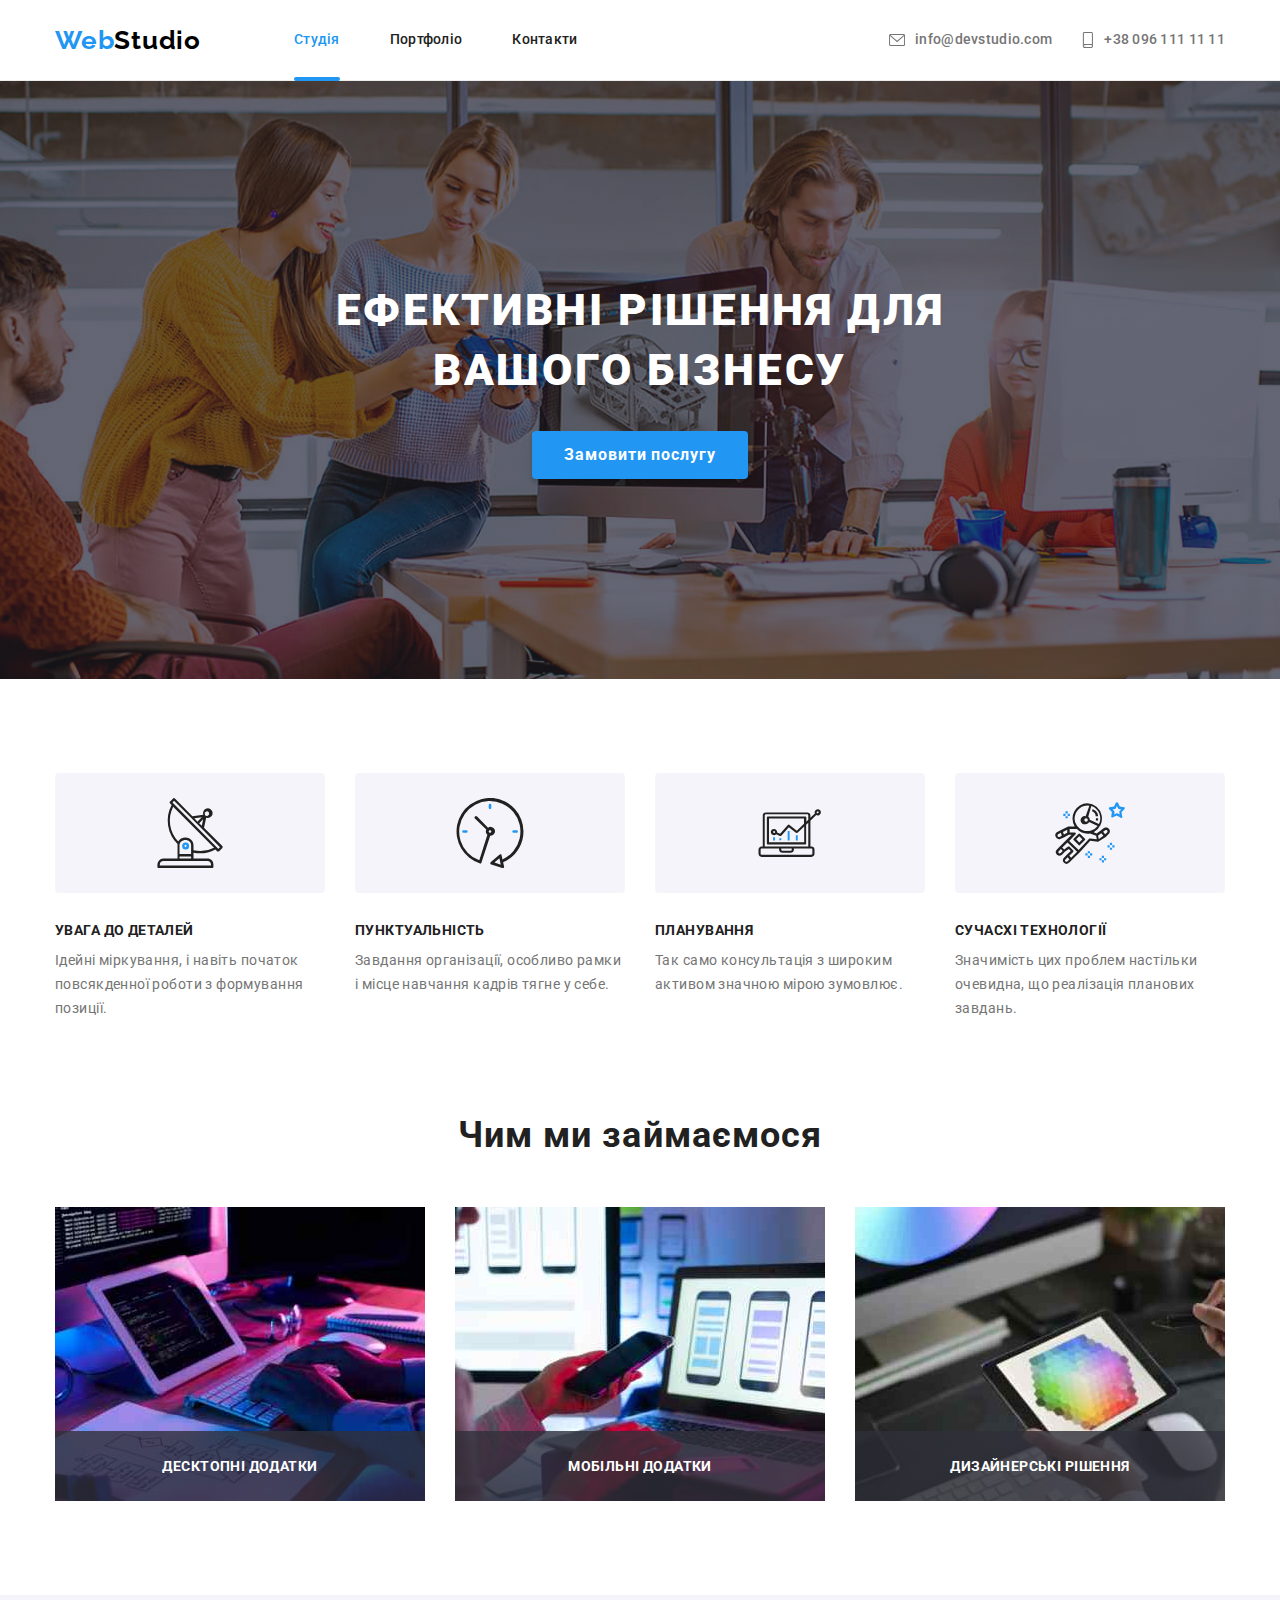
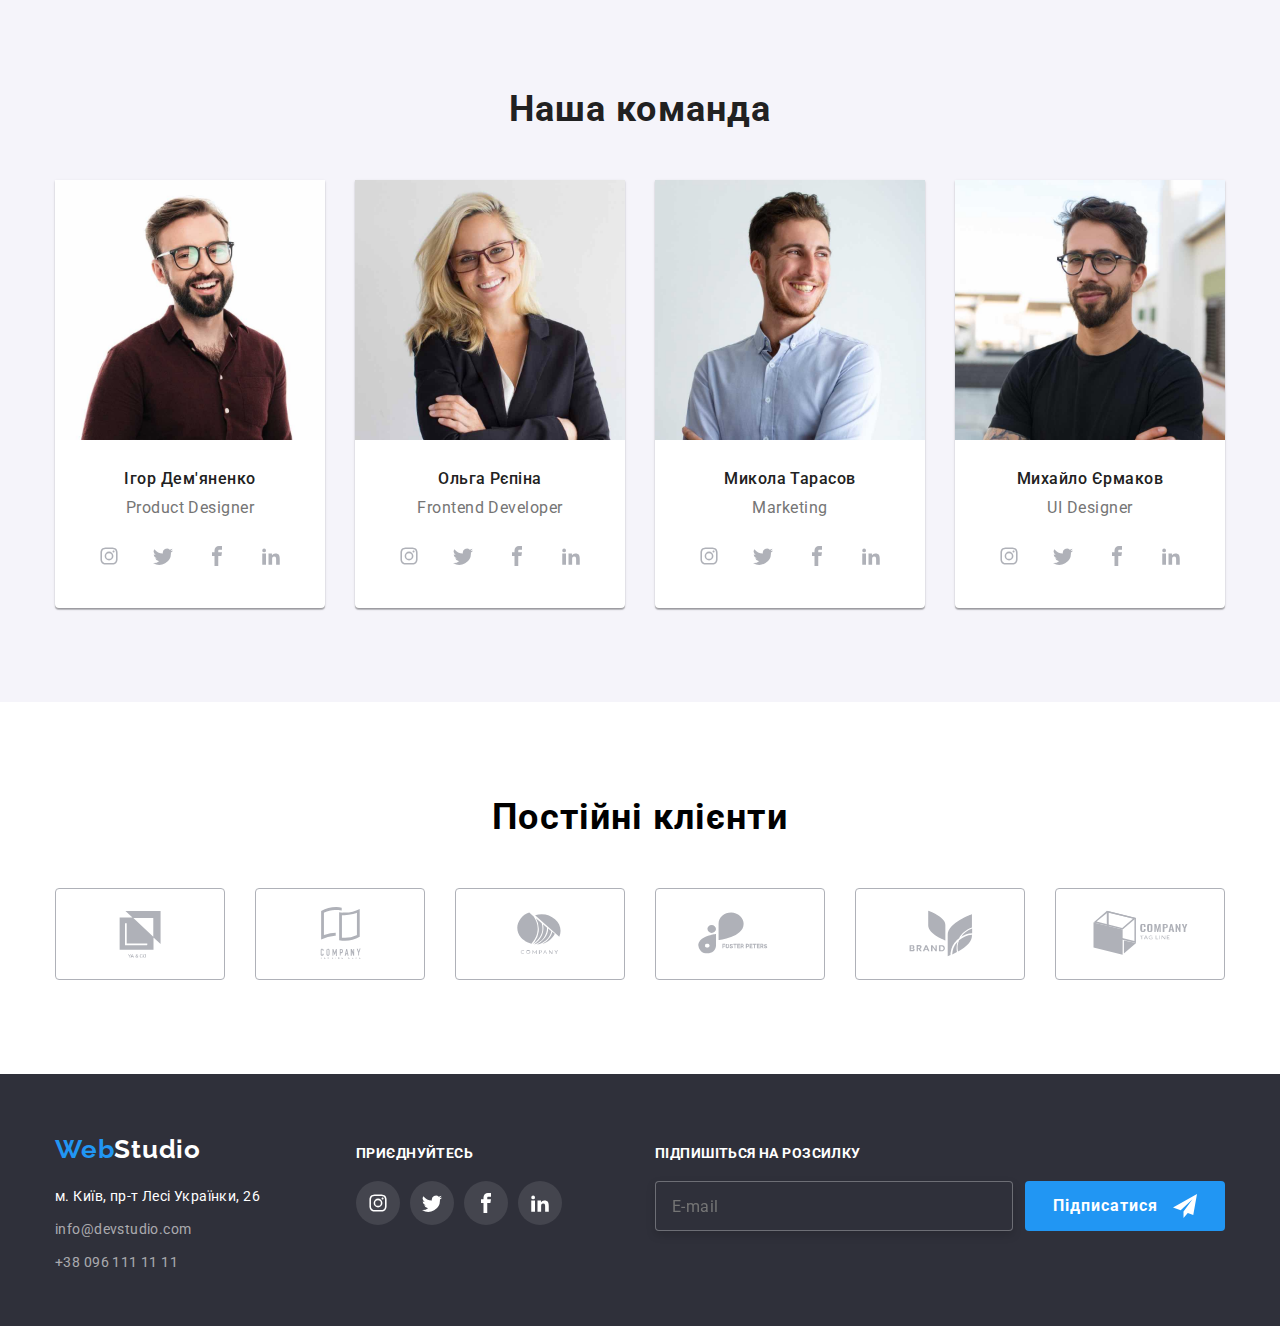
<file: index.html>
<!DOCTYPE html>
<html lang="uk">
  <head>
    <meta charset="UTF-8">
    <meta http-equiv="X-UA-Compatible" content="IE=edge">
    <meta name="viewport" content="width=device-width, initial-scale=1.0">
    <link rel="preconnect" href="https://fonts.googleapis.com">
    <link rel="preconnect" href="https://fonts.gstatic.com" crossorigin>
    <link href="https://fonts.googleapis.com/css2?family=Raleway:wght@700&family=Roboto:wght@400;500;700;900&display=swap"
      rel="stylesheet">
    <link rel="stylesheet" href="https://cdnjs.cloudflare.com/ajax/libs/modern-normalize/1.1.0/modern-normalize.css">
    <link rel="stylesheet" href="./css/styles.css">
    <title>HomeWork1</title>
  </head>
  <body>
    <header class="header">
      <!-- logo -->
      <div class="container header-container">
        <nav class="navigation header-navigation">
          <a href="./index.html" class="navigation-logo-link"><span class="header-span">Web</span>Studio</a>
          <ul class="navigation-list">
            <li class="navigation-item">
              <a href="./index.html" class="navigation-link current ">Студія</a>
            </li>
            <li class="navigation-item">
              <a href="./potfolio.html" class="navigation-link">Портфоліо</a>
            </li>
            <li class="navigation-item">
              <a href="" class="navigation-link">Контакти</a>
            </li>
          </ul>

        </nav>
          
          <!-- contacts -->
          <ul class="contacts-list">
            <li class="contacts-social-item">
              <a class="contacts-social-link "  href="mailto:info@devstudio.com" >
                <svg class="contacts-social-icon-envelop contacts-social-link">
                  <use href="./img/icons/symbol-defs.svg#icon-envelope  "></use>
                </svg>
                info@devstudio.com
              </a>
            </li>
            <li class="contacts-social-item">
              <a class="contacts-social-link" href="tel:+380961111111">
                <svg class="contacts-social-icon-smartphone contacts-social-link">
                  <use href="./img/icons/symbol-defs.svg#icon-smartphone"></use>
                </svg>
                +38 096 111 11 11
              </a>
            </li>
          </ul>
      </div>

    </header>

    <!-- main -->
    
      <main>
          <section class="services services-img">
            <div class="container">
              <h1 class="services-title">Ефективні рішення для вашого бізнесу</h1>
              <button class="services-button" data-modal-open type="button" >Замовити послугу</button>
            </div>
          </section>
        
        <!-- features -->

        <section class="features">
          <div class="container">
            <h2 class="visually-hidden">Ідейні</h2>
            <ul class="features-list">
            <li class="features-item">
              <div class="features-container">
                <svg class="features-social-item features-social-icon">
                  <use href="./img/icons/symbol-defs.svg#icon-Group"></use>
                </svg>
              </div>
              <h3 class="features-title">Увага до деталей</h3>
              <p class="features-text">
                Ідейні міркування, і навіть початок повсякденної роботи з
                формування позиції.
              </p>
            </li>
            <li class="features-item">
              <div class="features-container">
                <svg class="features-social-item features-social-icon">
                  <use href="./img/icons/symbol-defs.svg#icon-clock-1"></use>
                </svg>
              </div>
              <h3 class="features-title">Пунктуальність</h3>
              <p class="features-text">
                Завдання організації, особливо рамки і місце навчання кадрів тягне
                у себе.
              </p>
            </li>
            <li class="features-item">
              <div class="features-container">
                <svg class="features-social-item features-social-icon">
                  <use href="./img/icons/symbol-defs.svg#icon-diagram-1"></use>
                </svg>
              </div>
              <h3 class="features-title">Планування</h3>
              <p class="features-text">
                Так само консультація з широким активом значною мірою зумовлює.
              </p>
            </li>
            <li class="features-item">
              <div class="features-container">
                <svg class="features-social-item features-social-icon">
                  <use href="./img/icons/symbol-defs.svg#icon-astronaut-1"></use>
                </svg>
              </div>
              <h3 class="features-title">Сучасхі технології</h3>
              <p class="features-text">
                Значимість цих проблем настільки очевидна, що реалізація планових
                завдань.
              </p>
            </li>
          </ul>
          </div>
        </section>
  
  
        <!-- whatwedo -->
        <section class="features-second">
          <div class="container features-second-container ">
            <h2 class="second-title">Чим ми займаємося</h2>
            <ul class="features-list-second">
              <li class="features-item-second">
                <!-- <a href="#" class="features-link-wrapper"> -->
                  <div class="features-img-wrapper" >
                    <img src="./img/img.jpg" alt="займаємося" width="370" height="295">
                    <p class="features-overlay">Десктопні додатки</p>
                  </div>
                <!-- </a> -->
              </li>
              <li class="features-item-second">
                <!-- <a href="#" class="features-link-wrapper"> -->
                  <div class="features-img-wrapper">
                    <img src="./img/img-1.jpg" alt="займаємося" width="370" height="295">
                    <p class="features-overlay">Мобільні додатки</p>
                  </div>
                <!-- </a> -->
              </li>
              <li class="features-item-second">
                <!-- <a href="#" class="features-link-wrapper"> -->
                  <div class="features-img-wrapper">
                    <img src="./img/img-2.jpg" alt="займаємося" width="370" height="295">
                    <p class="features-overlay">Дизайнерські рішення</p>
                  </div>
                <!-- </a> -->
              </li>
            </ul>
          </div> 
        </section>
        
        
  
        <!-- team -->
        <section class="team">
          <div class="container">
            <h2 class="team-title">Наша команда</h2>
            <ul class="team-list">
            <li class="team-pictures">
              <img src="./img/team.jpg" alt="команда" width="270" height="260">
              <h3 class="team-name">Ігор Дем'яненко</h3>
              <p class="team-position">Product Designer</p>

              <ul class="team-social">
                <li class="team-social-item">
                  <a href="#" class="team-social-link">
                    <svg class="team-social-icon">
                      <use href="./img/icons/symbol-defs.svg#icon-instagram"></use>
                    </svg>
                  </a>
                </li>
                <li class="team-social-item">
                  <a href="#" class="team-social-link">
                    <svg class="team-social-icon">
                      <use href="./img/icons/symbol-defs.svg#icon-twitter"></use>
                    </svg>
                  </a>
                </li>
                <li class="team-social-item">
                  <a href="#" class="team-social-link">
                    <svg class="team-social-icon">
                      <use href="./img/icons/symbol-defs.svg#icon-facebook"></use>
                    </svg>
                  </a>
                </li>
                <li class="team-social-item">
                  <a href="#" class="team-social-link">
                    <svg class="team-social-icon">
                      <use href="./img/icons/symbol-defs.svg#icon-linkedin2"></use>
                    </svg>
                  </a>
                </li>
              </ul>
            
            </li>
            <li class="team-pictures">
              <img src="./img/team-1.jpg" alt="команда" width="270" height="260">
              <h3 class="team-name">Ольга Рєпіна</h3>
              <p class="team-position">Frontend Developer</p>
              <ul class="team-social">
                <li class="team-social-item">
                  <a href="#" class="team-social-link">
                    <svg class="team-social-icon">
                      <use href="./img/icons/symbol-defs.svg#icon-instagram"></use>
                    </svg>
                  </a>
                </li>
                <li class="team-social-item">
                  <a href="#" class="team-social-link">
                    <svg class="team-social-icon">
                      <use href="./img/icons/symbol-defs.svg#icon-twitter"></use>
                    </svg>
                  </a>
                </li>
                <li class="team-social-item">
                  <a href="#" class="team-social-link">
                    <svg class="team-social-icon">
                      <use href="./img/icons/symbol-defs.svg#icon-facebook"></use>
                    </svg>
                  </a>
                </li>
                <li class="team-social-item">
                  <a href="#" class="team-social-link">
                    <svg class="team-social-icon">
                      <use href="./img/icons/symbol-defs.svg#icon-linkedin2"></use>
                    </svg>
                  </a>
                </li>
              </ul>
            </li>
            <li class="team-pictures">
              <img src="./img/team-2.jpg" alt="команда" width="270" height="260">
              <h3 class="team-name">Микола Тарасов</h3>
              <p class="team-position">Marketing</p>
              <ul class="team-social">
                <li class="team-social-item">
                  <a href="#" class="team-social-link">
                    <svg class="team-social-icon">
                      <use href="./img/icons/symbol-defs.svg#icon-instagram"></use>
                    </svg>
                  </a>
                </li>
                <li class="team-social-item">
                  <a href="#" class="team-social-link">
                    <svg class="team-social-icon">
                      <use href="./img/icons/symbol-defs.svg#icon-twitter"></use>
                    </svg>
                  </a>
                </li>
                <li class="team-social-item">
                  <a href="#" class="team-social-link">
                    <svg class="team-social-icon">
                      <use href="./img/icons/symbol-defs.svg#icon-facebook"></use>
                    </svg>
                  </a>
                </li>
                <li class="team-social-item">
                  <a href="#" class="team-social-link">
                    <svg class="team-social-icon">
                      <use href="./img/icons/symbol-defs.svg#icon-linkedin2"></use>
                    </svg>
                  </a>
                </li>
              </ul>
            </li>
            <li class="team-pictures">
              <img src="./img/team-3.jpg" alt="команда" width="270" height="260">
              <h3 class="team-name">Михайло Єрмаков</h3>
              <p class="team-position">UI Designer</p>
              <ul class="team-social">
                <li class="team-social-item">
                  <a href="#" class="team-social-link">
                    <svg class="team-social-icon">
                      <use href="./img/icons/symbol-defs.svg#icon-instagram"></use>
                    </svg>
                  </a>
                </li>
                <li class="team-social-item">
                  <a href="#" class="team-social-link">
                    <svg class="team-social-icon">
                      <use href="./img/icons/symbol-defs.svg#icon-twitter"></use>
                    </svg>
                  </a>
                </li>
                <li class="team-social-item">
                  <a href="#" class="team-social-link">
                    <svg class="team-social-icon">
                      <use href="./img/icons/symbol-defs.svg#icon-facebook"></use>
                    </svg>
                  </a>
                </li>
                <li class="team-social-item">
                  <a href="#" class="team-social-link">
                    <svg class="team-social-icon">
                      <use href="./img/icons/symbol-defs.svg#icon-linkedin2"></use>
                    </svg>
                  </a>
                </li>
              </ul>
            </li>
          </ul>
        </div>
        </section>
      </main>

      <!-- lean-clients -->
      <section class="lean-clients">
        <div class="container lean-clients-container">
          <h2 class="lean-clients-title">Постійні клієнти</h2>
          <ul class="lean-clients-list">
            <li class="lean-clients-item">
              <a href="#" class="lean-clients-link">
                <svg class="lean-clients-social-icon">
                  <use href="./img/icons/symbol-defs.svg#icon-Logo"></use>
                </svg>
              </a>
            </li>
            <li class="lean-clients-item">
              <a href="#" class="lean-clients-link">
                <svg class="lean-clients-social-icon">
                  <use href="./img/icons/symbol-defs.svg#icon-Logo-1"></use>
                </svg>
              </a>
            </li>
            <li class="lean-clients-item">
              <a href="#" class="lean-clients-link">
                <svg class="lean-clients-social-icon">
                  <use href="./img/icons/symbol-defs.svg#icon-Logo-2"></use>
                </svg>
              </a>
            </li>
            <li class="lean-clients-item">
              <a href="#" class="lean-clients-link">
                <svg class="lean-clients-social-icon">
                  <use href="./img/icons/symbol-defs.svg#icon-Logo-3"></use>
                </svg>
              </a>
            </li>
            <li class="lean-clients-item">
              <a href="#" class="lean-clients-link">
                <svg class="lean-clients-social-icon">
                  <use href="./img/icons/symbol-defs.svg#icon-Logo-4"></use>
                </svg>
              </a>
            </li>
            <li class="lean-clients-item">
              <a href="#" class="lean-clients-link">
                <svg class="lean-clients-social-icon">
                  <use href="./img/icons/symbol-defs.svg#icon-Logo-5"></use>
                </svg>
              </a>
            </li>

          </ul>
        </div>

      </section>
    
    
    <!-- contacts-2 -->
    <footer class="footer">
      <div class="container footer-container">
        <div class="container-position " > 
          <a href="./index.html" class="footer-logo-link"><span class="footer-span">Web</span>Studio</a>
          <address class="address-first">
            <ul class="footer-contacts-list">
              <li class="footer-items">
                <a href="https://goo.gl/maps/Ecatq6JbWAXeqQZF9" target="_blank" rel="noopener noreffer" class="address">м. Київ, пр-т Лесі Українки, 26</a>
              </li>
              <li class="footer-items">
                <a href="mailto:info@devstudio.com" class="footer-contacts-mail">info@devstudio.com</a>
              </li>
              <li class="footer-items">
                <a href="tel:+380961111111" class="footer-contacts-phone">+38 096 111 11 11</a>
              </li>
            </ul>
          </address>
        </div>
         
         
         <div class="container-social-position">
          <p class="footer-social-title">приєднуйтесь</p>
          <ul class="footer-social">
            <li class="footer-social-item">
              <a href="#" class="footer-social-link">
                <svg class="footer-social-icon">
                  <use href="./img/icons/symbol-defs.svg#icon-instagram"></use>
                </svg>
              </a>
            </li>
            <li class="footer-social-item">
              <a href="#" class="footer-social-link">
                <svg class="footer-social-icon">
                  <use href="./img/icons/symbol-defs.svg#icon-twitter"></use>
                </svg>
              </a>
            </li>
            <li class="footer-social-item">
              <a href="#" class="footer-social-link">
                <svg class="footer-social-icon">
                  <use href="./img/icons/symbol-defs.svg#icon-facebook"></use>
                </svg>
              </a>
            </li>
            <li class="footer-social-item">
              <a href="#" class="footer-social-link">
                <svg class="footer-social-icon">
                  <use href="./img/icons/symbol-defs.svg#icon-linkedin2"></use>
                </svg>
              </a>
            </li>
          </ul>
        </div> 
        <div class="container-form-position">
          <p class="footer-social-title"> Підпишіться на розсилку</p>
          <form class="contacts-form" name="contacts-form" autocomplete="off">
            <!-- <div class="contacts-form-position"> -->
              <label for="email">
                <span class="visually-hidden">E-mail</span>
                <input class="footer-contacts-form-input"  id="email" name="E-mail" type="email" placeholder="E-mail">
              </label>
              <!-- <div class="footer-contacts-button"> -->
                <button class="footer-contacts-form-button" type="submit">Підписатися
                  <svg class="footer-contacts-icon" width="24" height="24">
                    <use href="./img/icons/symbol-defs.svg#icon-icon-send"></use>
                  </svg>
                </button>
              
              <!-- </div> -->
            <!-- </div> -->
          </form>
       
        </div>
      </div>
    </footer>

    <div class="backdrop is-hidden" data-modal>
      <div class="modal">
        <button class="btn-modal-close" data-modal-close>
          <svg class="btn-modal-close-icon" width="18" height="18">
            <use href="./img/icons/symbol-defs.svg#icon-close"></use>
          </svg>
        </button>
        <p class="modal-text">Залиште свої дані, ми вам передзвонимо </p>
        <form name="contacts-modal-name" class="form">
          <div class="form-field-container">
            <div class="form-field">
              <label class="contacts-label" for="name">
                <span class="contacts-form-name-span">Ім'я</span>
                <span  class="contacts-form-box">
                  <input class="contacts-form-input" id="name" type="text" required autofocus>
                  <svg class="contacts-form-icons">
                    <use href="./img/icons/symbol-defs.svg#icon-person-black"> </use>
                  </svg>
                </span>
              </label>
            </div>
            <div class="form-field">
              <label for="tel">
                <span class="contacts-form-name-span">Телефон</span>
                <span  class="contacts-form-box">
                  <input class="contacts-form-input" id="tel" type="tel" name="phone" required>
                  <svg class="contacts-form-icons">
                    <use href="./img/icons/symbol-defs.svg#icon-phone-black"> </use>
                  </svg>
                </span>
              </label>
            </div>
            <div class="form-field">
              <label for="email-e">
                <span class="contacts-form-name-span">Пошта</span>
                <span class="contacts-form-box">
                  <input class="contacts-form-input"  id="email-e" type="email" name="Email">
                  <svg class="contacts-form-icons">
                    <use href="./img/icons/symbol-defs.svg#icon-email-black"> </use>
                  </svg>
                </span>
              </label>
            </div>
           <div class="form-field">
            <label for="comments">
              <span class="contacts-form-name-span">Коментар</span>
              <textarea class="contacts-form-textarea" placeholder="Введіть текст" name="comments" id="comments" cols="30" rows="3"></textarea>
            </label>
           </div>
          </div>
          <div class="  ">
              <label class="contacts-form-checkbox-container" for="accept">
                <input class="contacts-form-checkbox visually-hidden" type="checkbox"  id="accept"  required>
                <svg class="contacts-form-icons-checkbox">
                  <use class="contacts-form-icons-deny" href="./img/icons/symbol-defs.svg#icon-Vector"> </use>
                  <use class="contacts-form-icons-accept" href="./img/icons/symbol-defs.svg#icon-checkbox-checked"> </use>
                </svg>
                <span class="contacts-form-checkbox-text">Погоджуюся з розсилкою та приймаю</span>
              <a class="contacts-form-checkbox-link" href="#">Умови договору</a>
              </label>
          </div>
          <button class="contacts-modal-button" type="submit">Відправити</button>
        </form>
       
      </div>
    </div>

    <script src="./js/modal.js"></script>
            
  </body>
</html>
</file>
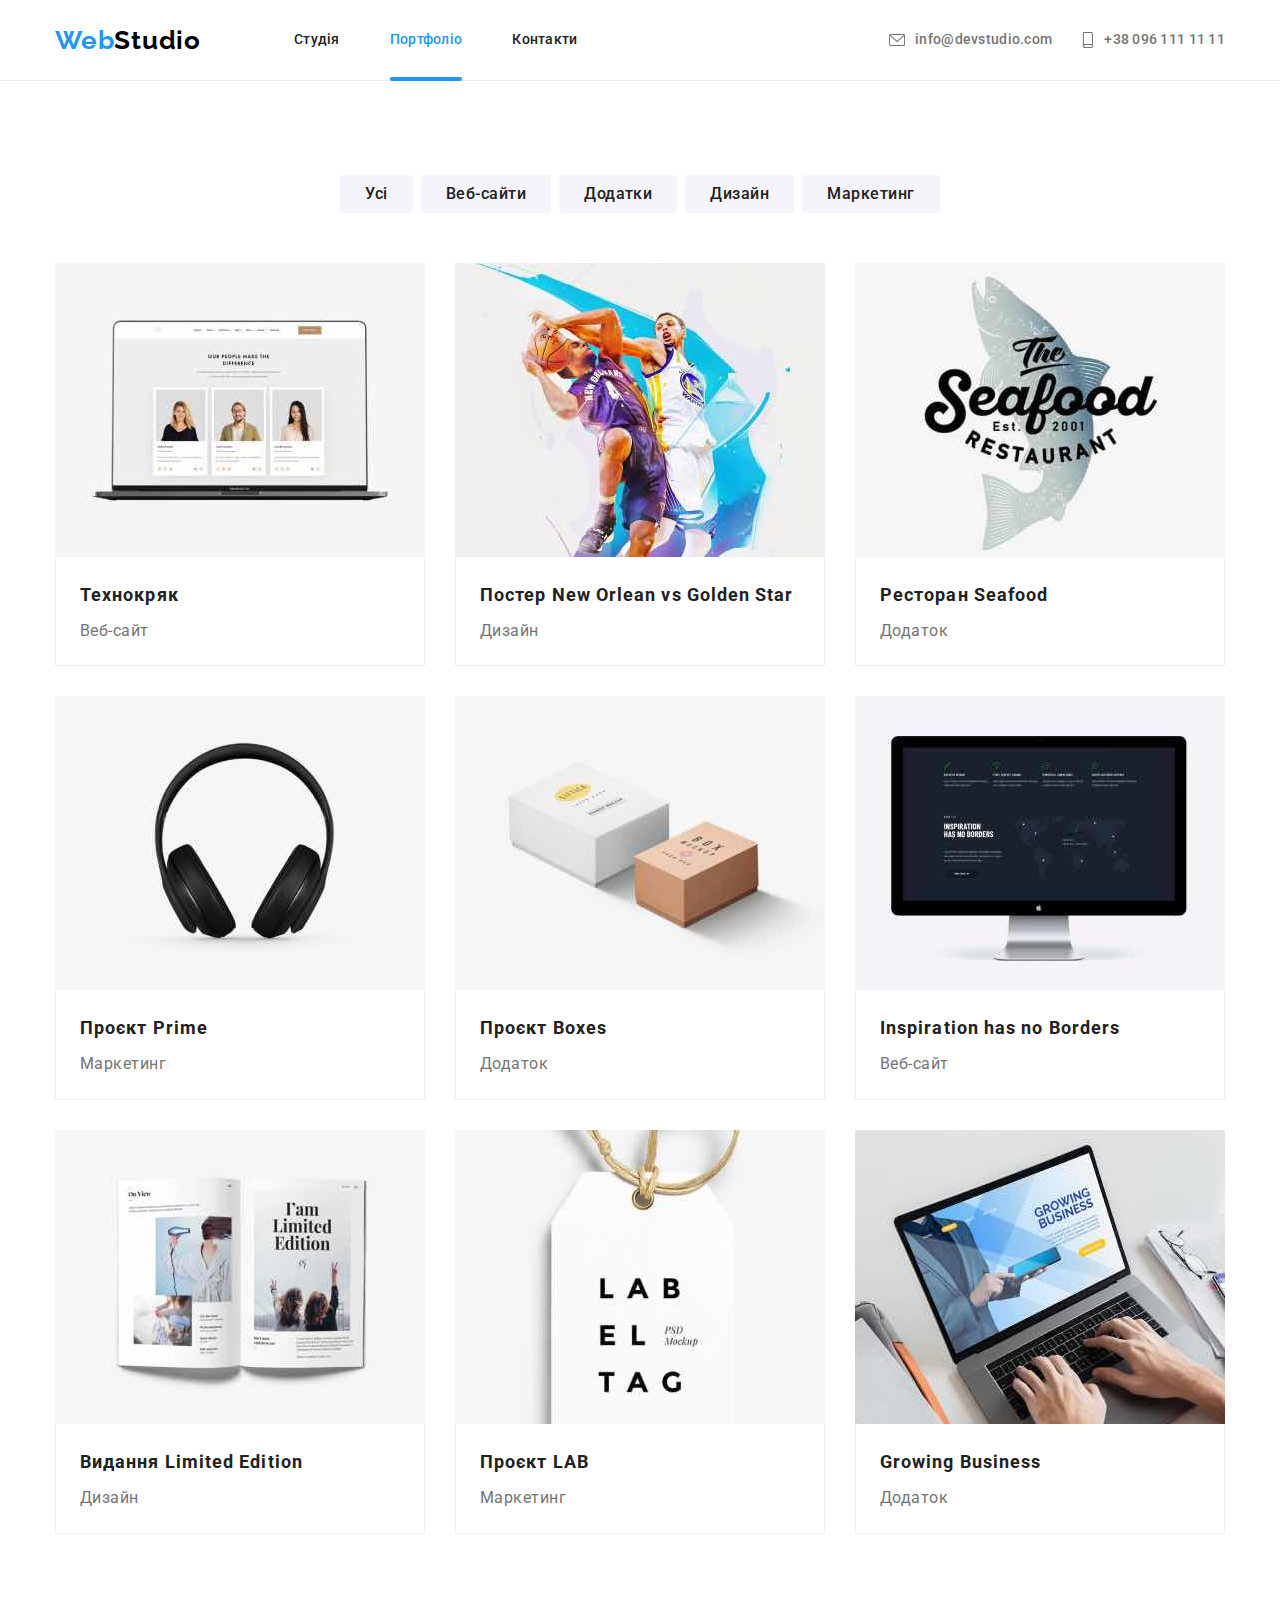
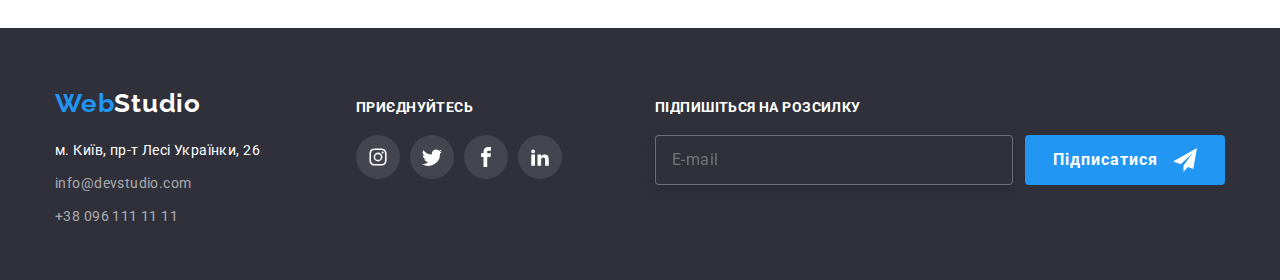
<file: potfolio.html>
<!DOCTYPE html>
<html lang="uk">
  <head>
    <meta charset="UTF-8">
    <meta http-equiv="X-UA-Compatible" content="IE=edge">
    <meta name="viewport" content="width=device-width, initial-scale=1.0">
    <link rel="preconnect" href="https://fonts.googleapis.com"> 
    <link rel="preconnect" href="https://fonts.gstatic.com" crossorigin> 
    <link rel="stylesheet" href="https://cdnjs.cloudflare.com/ajax/libs/modern-normalize/1.1.0/modern-normalize.css">
    <link href="https://fonts.googleapis.com/css2?family=Raleway:wght@700&family=Roboto:wght@400;500;700;900&display=swap" rel="stylesheet">
    <link rel="stylesheet" href="./css/styles.css">
    <title>HomeWork1</title>
  </head>

  <body>
    <header class="header">
      <!-- logo -->
      <div class="container header-container">
        <nav class="navigation header-navigation">
          <a href="./index.html" class="navigation-logo-link"><span class="header-span">Web</span>Studio</a>
          <ul class="navigation-list">
            <li class="navigation-item">
              <a href="./index.html" class="navigation-link">Студія</a>
            </li>
            <li class="navigation-item">
              <a href="./potfolio.html" class="navigation-link current">Портфоліо</a>
            </li>
            <li class="navigation-item">
              <a href="" class="navigation-link">Контакти</a>
            </li>
          </ul>

        </nav>
          
          <!-- contacts -->
          <ul class="contacts-list">
            <li class="contacts-social-item">
              <a class="contacts-social-link "  href="mailto:info@devstudio.com" >
                <svg class="contacts-social-icon-envelop contacts-social-link">
                  <use href="./img/icons/symbol-defs.svg#icon-envelope  "></use>
                </svg>
                info@devstudio.com
              </a>
            </li>
            <li class="contacts-social-item">
              <a class="contacts-social-link" href="tel:+380961111111">
                <svg class="contacts-social-icon-smartphone contacts-social-link">
                  <use href="./img/icons/symbol-defs.svg#icon-smartphone"></use>
                </svg>
                +38 096 111 11 11
              </a>
            </li>
          </ul>
      </div>

    </header>


    <!-- portfolio -->
    <section class="portfolio">
      <div class="container">
        <ul class="portfolio-list">
          <li class="portfolio-item">
            <button type="button" class="portfolio-button-press">Усі</button>
          </li>
          <li class="portfolio-item">
            <button type="button" class="portfolio-button-press">Веб-сайти</button>
          </li>
          <li class="portfolio-item">
            <button type="button" class="portfolio-button-press">Додатки</button>
          </li>
          <li class="portfolio-item">
            <button type="button" class="portfolio-button-press">Дизайн</button>
          </li>
          <li class="portfolio-item">
            <button type="button" class="portfolio-button-press">Маркетинг</button>
          </li>
        </ul>

        <ul class="portfolio-pictures-list">
          <li class="portfolio-background">
            <a href="#" class="portfolio-list-link-wrapper link">
              <div class="portfolio-list-img-wrapper">
                <img src="./portfolio-img/img.jpg" alt="зображення" width="370" height="295">
                <p class="portfolio-overlay">Ресурс пропонує комплексні пропозиції з різним рівнем функціоналу та сервісів. Все це дозволить відвідувачу отримати вичерпні відомості про компанію чи приватну особу.</p>
              </div>
              <div class="portfolio-title-text">
                <h2 class="portfolio-title">Технокряк</h2>
                <p class="portfolio-text">Веб-сайт</p>
              </div>
            </a>
          </li>
          <li class="portfolio-background">
            <a href="#" class="portfolio-list-link-wrapper link">
              <div class="portfolio-list-img-wrapper">
                <img src="./portfolio-img/img-1.jpg" alt="зображення" width="370" height="295">
                <p class="portfolio-overlay">Ресурс пропонує комплексні пропозиції з різним рівнем функціоналу та сервісів. Все це дозволить відвідувачу отримати вичерпні відомості про компанію чи приватну особу.</p>
              </div>
              <div class="portfolio-title-text">
                <h2 class="portfolio-title">Постер New Orlean vs Golden Star</h2>
                <p class="portfolio-text">Дизайн</p>
              </div>
            </a>
          </li>
          <li class="portfolio-background">
            <a href="#" class="portfolio-list-link-wrapper link">
              <div class="portfolio-list-img-wrapper">
                <img src="./portfolio-img/img-2.jpg" alt="зображення" width="370" height="295">
                <p class="portfolio-overlay">Ресурс пропонує комплексні пропозиції з різним рівнем функціоналу та сервісів. Все це дозволить відвідувачу отримати вичерпні відомості про компанію чи приватну особу.</p>
              </div>
              <div class="portfolio-title-text">
                <h2 class="portfolio-title">Ресторан Seafood</h2>
                <p class="portfolio-text">Додаток</p>
              </div>
            </a>
          </li>
          <li class="portfolio-background">
            <a href="#" class="portfolio-list-link-wrapper link">
              <div class="portfolio-list-img-wrapper">
                <img src="./portfolio-img/img-3.jpg" alt="зображення" width="370" height="295">
                <p class="portfolio-overlay">Ресурс пропонує комплексні пропозиції з різним рівнем функціоналу та сервісів. Все це дозволить відвідувачу отримати вичерпні відомості про компанію чи приватну особу.</p>
              </div>
              <div class="portfolio-title-text">
                <h2 class="portfolio-title">Проєкт Prime</h2>
                <p class="portfolio-text">Маркетинг</p>
              </div>
            </a>
          </li>
          <li class="portfolio-background">
            <a href="#" class="portfolio-list-link-wrapper link">
              <div class="portfolio-list-img-wrapper">
                <img src="./portfolio-img/img-4.jpg" alt="зображення" width="370" height="295">
                <p class="portfolio-overlay">Ресурс пропонує комплексні пропозиції з різним рівнем функціоналу та сервісів. Все це дозволить відвідувачу отримати вичерпні відомості про компанію чи приватну особу.</p>
              </div>
              <div class="portfolio-title-text">
                <h2 class="portfolio-title">Проєкт Boxes</h2>
                <p class="portfolio-text">Додаток</p>
              </div>
            </a>
          </li>
          <li class="portfolio-background">
            <a href="#" class="portfolio-list-link-wrapper link">
              <div class="portfolio-list-img-wrapper">
                <img src="./portfolio-img/img-5.jpg" alt="зображення" width="370" height="295">
                <p class="portfolio-overlay">Ресурс пропонує комплексні пропозиції з різним рівнем функціоналу та сервісів. Все це дозволить відвідувачу отримати вичерпні відомості про компанію чи приватну особу.</p>
              </div>
              <div class="portfolio-title-text">
                <h2 class="portfolio-title">Inspiration has no Borders</h2>
                <p class="portfolio-text">Веб-сайт</p>
              </div>
            </a>
          </li>
          <li class="portfolio-background">
            <a href="#" class="portfolio-list-link-wrapper link">
              <div class="portfolio-list-img-wrapper">
                <img src="./portfolio-img/img-6.jpg" alt="зображення" width="370" height="295">
                <p class="portfolio-overlay">Ресурс пропонує комплексні пропозиції з різним рівнем функціоналу та сервісів. Все це дозволить відвідувачу отримати вичерпні відомості про компанію чи приватну особу.</p>
              </div>
              <div class="portfolio-title-text">
                <h2 class="portfolio-title">Видання Limited Edition</h2>
                <p class="portfolio-text">Дизайн</p>
              </div>
            </a>
          </li>
          <li class="portfolio-background">
            <a href="#" class="portfolio-list-link-wrapper link">
              <div class="portfolio-list-img-wrapper">
                <img src="./portfolio-img/img-7.jpg" alt="зображення" width="370" height="295">
                <p class="portfolio-overlay">Ресурс пропонує комплексні пропозиції з різним рівнем функціоналу та сервісів. Все це дозволить відвідувачу отримати вичерпні відомості про компанію чи приватну особу.</p>
              </div>
              <div class="portfolio-title-text">
                <h2 class="portfolio-title">Проєкт LAB</h2>
                <p class="portfolio-text">Маркетинг</p>
              </div>
            </a>
          </li>
          <li class="portfolio-background">
            <a href="#" class="portfolio-list-link-wrapper link">
              <div class="portfolio-list-img-wrapper">
                <img src="./portfolio-img/img-8.jpg" alt="зображення" width="370" height="295">
                <p class="portfolio-overlay">Ресурс пропонує комплексні пропозиції з різним рівнем функціоналу та сервісів. Все це дозволить відвідувачу отримати вичерпні відомості про компанію чи приватну особу.</p>
              </div>
              <div class="portfolio-title-text">
                <h2 class="portfolio-title">Growing Business</h2>
                <p class="portfolio-text">Додаток</p>
              </div>
            </a>
          </li>
        </ul>
      
      </div>
    </section>
   

     <!-- contacts-2 -->

     <footer class="footer">
      <div class="container footer-container">
        <div class="container-position " > 
          <a href="./index.html" class="footer-logo-link"><span class="footer-span">Web</span>Studio</a>
          <address class="address-first">
            <ul class="footer-contacts-list">
              <li class="footer-items">
                <a href="https://goo.gl/maps/Ecatq6JbWAXeqQZF9" target="_blank" rel="noopener noreffer" class="address">м. Київ, пр-т Лесі Українки, 26</a>
              </li>
              <li class="footer-items">
                <a href="mailto:info@devstudio.com" class="footer-contacts-mail">info@devstudio.com</a>
              </li>
              <li class="footer-items">
                <a href="tel:+380961111111" class="footer-contacts-phone">+38 096 111 11 11</a>
              </li>
            </ul>
          </address>
        </div>
         
         
         <div class="container-social-position">
          <p class="footer-social-title">приєднуйтесь</p>
          <ul class="footer-social">
            <li class="footer-social-item">
              <a href="#" class="footer-social-link">
                <svg class="footer-social-icon">
                  <use href="./img/icons/symbol-defs.svg#icon-instagram"></use>
                </svg>
              </a>
            </li>
            <li class="footer-social-item">
              <a href="#" class="footer-social-link">
                <svg class="footer-social-icon">
                  <use href="./img/icons/symbol-defs.svg#icon-twitter"></use>
                </svg>
              </a>
            </li>
            <li class="footer-social-item">
              <a href="#" class="footer-social-link">
                <svg class="footer-social-icon">
                  <use href="./img/icons/symbol-defs.svg#icon-facebook"></use>
                </svg>
              </a>
            </li>
            <li class="footer-social-item">
              <a href="#" class="footer-social-link">
                <svg class="footer-social-icon">
                  <use href="./img/icons/symbol-defs.svg#icon-linkedin2"></use>
                </svg>
              </a>
            </li>
          </ul>
        </div> 
        <div class="container-form-position">
          <p class="footer-social-title"> Підпишіться на розсилку</p>
          <form name="contacts-form" autocomplete="off">
            <div class="contacts-form-position">
              <label for="email">
                <span class="visually-hidden">E-mail</span>
                <input class="footer-contacts-form-input" id="email" name="email" type="email" placeholder="E-mail">
              </label>
              <div class="footer-contacts-button">
                <button class="footer-contacts-form-button" type="submit">Підписатися</button>
              <svg class="footer-contacts-icon" width="24" height="24">
                <use href="./img/icons/symbol-defs.svg#icon-icon-send"></use>
              </svg>
              </div>
            </div>
          </form>
       
        </div>
      </div>
    </footer>
    

  </body>
</html>
</file>
<file: css/styles.css>
:root {
  --blue: #2196f3;
  --dark: #212121;
  --white: #ffffff;
  --broun: #757575;
  --black: #000000;
  --transition-dur-and-func: 250ms cubic-bezier(0.4, 0, 0.2, 1);
}

h1,
h2,
h3,
p,
ul,
ol {
  margin: 0;
  padding: 0;
}

body {
  font-family: "Raleway", "Roboto", sans-serif;
}

.header {
  background: var(--white);
  border-bottom: 1px solid #ececec;
}

img {
  display: block;
  max-width: 100%;
  height: auto;
}

.header-span,
.footer-span {
  color: var(--blue);
}

.visually-hidden {
  position: absolute;
  white-space: nowrap;
  width: 1px;
  height: 1px;
  overflow: hidden;
  border: 0;
  padding: 0;
  clip: rect(0 0 0 0);
  clip-path: inset(50%);
  margin: -1px;
}

.container {
  margin-left: auto;
  margin-right: auto;
  width: 1200px;
  padding-left: 15px;
  padding-right: 15px;
}

.navigation-link.current {
  color: var(--blue);
  position: relative;
}

.current::after {
  position: absolute;
  content: "";
  left: 0;
  bottom: -1px;
  height: 4px;
  width: 100%;
  background: #2196f3;
  border-radius: 2px;
}

/* header */

.header-container {
  display: flex;
  align-items: center;
}

.header-navigation {
  display: flex;
  align-items: center;
}

.navigation {
  margin-right: auto;
}

.navigation-list {
  padding-left: 0;
  gap: 50px;
  /* padding: 32px; */
}

.navigation-list {
  list-style-type: none;
  display: flex;
  align-items: center;
  margin: 0;
}

.navigation-link:focus {
  color: var(--blue);
}

.navigation-link:hover {
  color: var(--blue);
}

.navigation-link {
  display: block;
  font-family: "Roboto", sans-serif;
  text-decoration: none;
  font-weight: 500;
  font-size: 14px;
  line-height: 1.14;
  letter-spacing: 0.02em;
  color: var(--dark);
  padding-top: 32px;
  padding-bottom: 32px;
  transition: color var(--transition-dur-and-func);
}

.navigation-logo-link {
  font-family: "Raleway";
  text-decoration: none;
  font-weight: 700;
  font-size: 26px;
  line-height: 2;
  letter-spacing: 0.03em;
  color: var(--black);
  margin-right: 93px;
}
.navigation-item {
  /* display: flex;
  margin-left: auto;
  width: 16px;
  height: 12px; */
  /* margin-right: 30px; */
  list-style: none;
}
/* .navigation-item:not(:last-child) {
  margin-right: 30px;
} */

/* contacts */
.container-contacts {
  display: flex;
  align-items: center;
  justify-content: center;
}
.contacts-list {
  display: flex;
  align-items: center;
  justify-content: center;
}

.contacts-social-link {
  font-family: "Roboto", sans-serif;
  text-decoration: none;
  font-weight: 500;
  font-size: 14px;
  line-height: 1.14;
  letter-spacing: 0.02em;
  color: var(--broun);
  list-style-type: none;
  display: flex;
  align-items: center;
  transition: color var(--transition-dur-and-func),
    fill var(--transition-dur-and-func);
  /* padding: 32px 0; */
}

.contacts-item {
  list-style: none;
}
.contacts-social-item:not(:last-child) {
  margin-right: 30px;
}
/* .cocontacts-item:not(:last-child) {
  margin-right: 10px;
} */

.contacts-link:hover {
  color: var(--blue);
}

.contacts-link {
  font-family: "Roboto", sans-serif;
  text-decoration: none;
  font-weight: 500;
  font-size: 14px;
  line-height: 1.14;
  letter-spacing: 0.02em;
  color: var(--broun);
}

.contacts-socials-list {
  display: flex;
}
.contacts-list {
}
.contacts-social-item {
  list-style-type: none;
  text-decoration: none;
  gap: 30px;
}
.contacts-socials-list-first:not(:last-child) {
  margin-right: 30px;
}

.contacts-social-icon-envelop {
  margin-right: 10px;
  fill: var(--broun);
  width: 16px;
  height: 12px;
}

.contacts-social-icon-smartphone {
  fill: var(--broun);
  width: 12px;
  height: 16px;
  margin-right: 10px;
}

.contacts-social-item:hover .contacts-social-link {
  fill: var(--blue);
  color: var(--blue);
}

.contacts-social-link:focus {
  color: #188ce8;
}

.contacts-social-icon-envelo,
.contacts-social-icon-smartphone {
  transition: fill var(--transition-dur-and-func);
}

.contacts-social-link:focus .contacts-social-icon-envelop {
  color: #188ce8;
  fill: var(--blue);
}
.contacts-social-link:focus .contacts-social-icon-smartphone {
  color: #188ce8;
  fill: var(--blue);
}

/* main */
/* services */

.services {
  padding-top: 200px;
  padding-bottom: 200px;
  background: #2f303a;
  background-image: linear-gradient(
      rgba(47, 48, 58, 0.4),
      rgba(47, 48, 58, 0.4)
    ),
    url(./../img/main.png);
  background-color: #c4c4c4;
  background-position: center;
  background-repeat: no-repeat;
}
.services-img {
}

.services-container {
  /* margin-left: auto;
  margin-right: auto; */
}

.services-title {
  font-family: "Roboto", sans-serif;
  font-weight: 900;
  font-size: 44px;
  line-height: 1.36;
  text-align: center;
  letter-spacing: 0.06em;
  text-transform: uppercase;
  color: var(--white);
  max-width: 696px;
  margin: 0 auto;
  margin-bottom: 30px;
}

.services-button {
  font-family: "Roboto", sans-serif;
  font-weight: 700;
  font-size: 16px;
  line-height: 1.8;
  display: flex;
  align-items: center;
  text-align: center;
  letter-spacing: 0.06em;
  color: var(--white);
  background-color: var(--blue);
  box-shadow: 0px 4px 4px rgba(0, 0, 0, 0.15);
  border-radius: 4px;
  margin: 0 auto;
  border: none;
  padding: 10px 32px;
  transition: background-color var(--transition-dur-and-func);
}

.services-button:hover {
  background: #188ce8;
}

.services-button:focus {
  background: #188ce8;
  /* box-shadow: 0px 4px 4px rgba(0, 0, 0, 0.15);
  border-radius: 4px; */
}

/* features */
.features {
  padding-top: 94px;
  padding-bottom: 94px;
}

.features-list {
  display: flex;
  list-style-type: none;
  gap: 30px;
}

.features-second {
  padding-bottom: 94px;
}

.features-list-second {
  display: flex;
  align-items: flex-start;
  list-style-type: none;
}

.features-second-container {
  /* text-align: center; */
}

.features-item-second {
  /* display: flex; */
}

.features-item {
  flex-basis: calc((100%-90px) / 4);
}

.features-item-second:not(:last-child) {
  margin-right: 30px;
}

.features {
  background: var(--white);
}

.features-title {
  display: block;
  margin-bottom: 10px;
  font-family: "Roboto", sans-serif;
  font-weight: 700;
  font-size: 14px;
  line-height: 1.14;
  letter-spacing: 0.03em;
  text-transform: uppercase;
  color: var(--dark);
}

.features-text {
  font-family: "Roboto", sans-serif;
  font-size: 14px;
  line-height: 1.7;
  letter-spacing: 0.03em;
  color: var(--broun);
}

.second-title {
  margin-bottom: 50px;
  font-family: "Roboto", sans-serif;
  font-weight: 700;
  font-size: 36px;
  line-height: 1.16;
  text-align: center;
  letter-spacing: 0.03em;
  color: var(--dark);
}

.features-social-icon {
  width: 70px;
  height: 70px;
  fill: #f5f4fa;
  padding: 25px 100px;
}
.features-social-item {
  width: 270px;
  height: 120px;
  left: 215px;
  top: 774px;
  justify-content: center;
  background: #f5f4fa;
  border-radius: 4px;
}
.features-social-item:not(:last-child) {
  margin-right: 30px;
}

.features-container {
  display: flex;
  margin-bottom: 30px;
  align-items: center;
}
/* 
.features-link-wrapper {
  display: block;
  text-decoration: none;
  font-family: "Roboto", sans-serif;
  font-style: normal;
  font-weight: 700;
  font-size: 14px;
  line-height: 16px;
  text-align: center;
  letter-spacing: 0.03em;
  text-transform: uppercase;
  
} */

.features-img-wrapper {
  position: relative;
  display: block;
  text-decoration: none;
  font-family: "Roboto", sans-serif;
  font-style: normal;
  font-weight: 700;
  font-size: 14px;
  line-height: 16px;
  text-align: center;
  letter-spacing: 0.03em;
  text-transform: uppercase;

  /* overflow: hidden; */
}

.features-overlay {
  display: flex;
  justify-content: center;
  align-items: center;

  position: absolute;
  bottom: 0;
  height: 0;
  width: 370px;
  height: 70px;
  background-color: rgba(47, 48, 58, 0.8);
  color: var(--white);

  /* overflow: auto;
  opacity: 0;
  transform: translateY(-100%);
  transition: background-color var(--transition-dur-and-func) color var(--transition-dur-and-func) ; */
}

/* .features-link-wrapper:hover .features-overlay,
.features-link-wrapper:focus .features-overlay {
  transform: translateY(0%);
  opacity: 1;
} */

/* team */

.team {
  background: #f5f4fa;
  padding-top: 94px;
  padding-bottom: 94px;
}

.team-list {
  display: flex;
  list-style-type: none;
}

.team-title {
  margin-bottom: 50px;
  font-family: "Roboto", sans-serif;
  font-weight: 700;
  font-size: 36px;
  line-height: 1.16;
  text-align: center;
  letter-spacing: 0.03em;
  color: var(--dark);
}

.team-pictures {
  background: var(--white);
  box-shadow: 0px 1px 3px rgba(0, 0, 0, 0.12), 0px 1px 1px rgba(0, 0, 0, 0.14),
    0px 2px 1px rgba(0, 0, 0, 0.2);
  border-radius: 0px 0px 4px 4px;
}

.team-pictures:not(:last-child) {
  margin-right: 30px;
}

.team-name {
  font-family: "Roboto", sans-serif;
  font-weight: 500;
  font-size: 16px;
  line-height: 1.18;
  text-align: center;
  letter-spacing: 0.03em;
  color: var(--dark);
  margin-top: 30px;
  margin-bottom: 10px;
}

.team-position {
  font-family: "Roboto", sans-serif;
  font-size: 16px;
  line-height: 1.18;
  text-align: center;
  letter-spacing: 0.03em;
  color: var(--broun);
  margin-bottom: 16px;
}

.team-social {
  display: flex;
  justify-content: center;
  list-style-type: none;
  gap: 10px;
  padding-bottom: 30px;
}

.team-social-item {
  width: 44px;
  height: 44px;
}

.team-social-link {
  display: flex;
  justify-content: center;
  align-items: center;
  width: 100%;
  height: 100%;
  background-color: var(--white);
  border-radius: 50%;
  transition: background-color var(--transition-dur-and-func);
}
.team-social-link:focus {
  background-color: var(--blue);
}
.team-social-link:focus .team-social-icon {
  fill: var(--white);
}

.team-social-link:hover {
  background-color: var(--blue);
}

.team-social-link:hover .team-social-icon {
  fill: var(--white);
}

.team-social-icon {
  width: 20px;
  height: 20px;

  fill: #afb1b8;
  transition: fill var(--transition-dur-and-func);
}

/* <!-- lean-clients --> */

.lean-clients {
  padding-top: 94px;
  padding-bottom: 94px;
}

.lean-clients-title {
  font-family: "Roboto", sans-serif;
  font-style: normal;
  font-weight: 700;
  font-size: 36px;
  line-height: 42px;
  text-align: center;
  letter-spacing: 0.03em;
  margin-bottom: 50px;
}

.lean-clients-list {
  display: flex;
  justify-content: center;
  list-style-type: none;
}

.lean-clients-item:not(:last-child) {
  margin-right: 30px;
}
.lean-clients-link {
  display: flex;
  align-items: center;
  justify-content: center;

  width: 170px;
  height: 92px;
  left: 215px;
  top: 2490px;

  border: 1px solid #afb1b8;
  border-radius: 4px;
  cursor: pointer;
  fill: #afb1b8;
  transition: border-color var(--transition-dur-and-func);
}

.lean-clients-social-icon {
  color: var(--broun);
  width: 106px;
  height: 60px;

  fill: #afb1b8;

  transition: fill var(--transition-dur-and-func);
}

.lean-clients-link:hover {
  fill: var(--blue);
  border-color: var(--blue);
}

.lean-clients-link:hover .lean-clients-social-icon {
  fill: var(--blue);
  border-color: var(--blue);
}
.lean-clients-link:focus {
  border-color: var(--blue);
}
.lean-clients-link:focus .lean-clients-social-icon {
  fill: var(--blue);
  border-color: var(--blue);
}

/* footer */

.footer {
  background: #2f303a;
  padding-top: 60px;
  padding-bottom: 60px;
}

.footer-container {
  display: flex;
  align-items: baseline;
}

.footer-items:not(:last-child) {
  margin-bottom: 9px;
}

.footer-logo-item {
  text-decoration: none;
  list-style-type: none;
}

.container-position:not(:last-child) {
  margin-right: 70px;
}

.footer-logo-link {
  font-family: "Raleway";
  font-style: normal;
  text-decoration: none;
  font-weight: 700;

  font-size: 26px;
  line-height: 31px;
  /* identical to box height */

  letter-spacing: 0.03em;
  color: var(--white);
}
.address-first {
  margin-top: 20px;
  width: 231px;
  height: 81px;
}

.footer-contacts-list {
  list-style-type: none;
}

.address {
  font-family: "Roboto", sans-serif;
  font-style: normal;
  font-size: 14px;
  line-height: 1.7;
  letter-spacing: 0.03em;
  color: var(--white);
  text-decoration: none;
}

.footer-contacts-mail,
.footer-contacts-phone {
  font-family: "Roboto", sans-serif;
  font-style: normal;
  font-size: 14px;
  line-height: 1.7;
  letter-spacing: 0.03em;
  text-decoration: none;
  color: rgba(255, 255, 255, 0.6);
}

.footer-social {
}

.footer-social-svg-item {
  text-decoration: none;
  list-style-type: none;
}

.container-social-position:not(:last-child) {
  margin-right: 93px;
}

.footer-social-title {
  margin-bottom: 20px;
  color: var(--white);
  font-family: "Roboto", sans-serif;
  font-style: normal;
  font-weight: 700;
  font-size: 14px;
  line-height: 16px;
  letter-spacing: 0.03em;
  text-transform: uppercase;
}
.footer-social {
  display: flex;
  justify-content: center;
  list-style-type: none;
  gap: 10px;
}

.footer-social-item {
  width: 44px;
  height: 44px;
}

.footer-social-link {
  display: flex;
  justify-content: center;
  align-items: center;
  width: 100%;
  height: 100%;
  background-color: rgba(255, 255, 255, 0.1);
  border-radius: 50%;
  transition: background-color var(--transition-dur-and-func);
}

.footer-social-link:hover {
  background-color: var(--blue);
}

.footer-social-link:hover .footer-social-icon {
  fill: var(--white);
}

.footer-social-icon {
  width: 20px;
  height: 20px;

  fill: var(--white);
}

.footer-social-link:focus {
  background-color: var(--blue);
}
.footer-social-link:focus .footer-social-icon {
  fill: var(--white);
}

.contacts-form-position {
  display: flex;
  align-items: center;
  justify-content: center;
  position: relative;

}

.contacts-form {
  display: flex;
  align-items: center;
  justify-content: center;
  position: relative;

}



.footer-contacts-form-input {
  width: 358px;
  height: 50px;
  left: 815px;
  top: 2784px;

  border: 1px solid rgba(255, 255, 255, 0.3);
  filter: drop-shadow(0px 4px 4px rgba(0, 0, 0, 0.15));
  border-radius: 4px;
  background-color: #2f303a;

  font-family: "Roboto", sans-serif;
  font-size: 16px;
  line-height: calc(20 / 16);

  display: flex;
  align-items: center;
  letter-spacing: 0.03em;
  padding: 15px 16px;

  color: rgba(255, 255, 255, 0.6);

  margin-right: 12px;
}

.footer-contacts-form-button {
  width: 200px;
  height: 50px;
  left: 1185px;
  top: 2784px;

  background-color: var(--blue);

  /* box-shadow: 0px 4px 4px rgba(0, 0, 0, 0.15); */
  border-radius: 4px;

  font-family: "Roboto", sans-serif;
  font-style: normal;
  font-weight: 700;
  font-size: 16px;
  line-height: calc(30/16);

  display: flex;
  align-items: center;
  text-align: center;
  letter-spacing: 0.06em;

  color: var(--white);
  border: none;
  margin: 0 auto;
  padding-top: 10px ;
  padding-bottom: 10px;
  padding-left: 28px;
  transition: background-color var(--transition-dur-and-func), box-shadow var(--transition-dur-and-func), color var(--transition-dur-and-func) ;
  cursor: pointer;
}

.footer-contacts-button {
   position: relative;
}
.footer-contacts-form-button:hover {
  background-color: var(--blue);
  box-shadow: 0px 4px 4px rgba(0, 0, 0, 0.15);
  border-radius: 4px;
}

.footer-contacts-form-button:hover + .footer-contacts-icon{
  fill: var(--white);
}

.footer-contacts-form-button:focus {
  background-color: var(--blue);

}

.footer-contacts-form-button:focus + .footer-contacts-icon{
  fill: var(--white);
}

.footer-contacts-icon {
  position: absolute;
  right: 28px;
  top: 50%;
  width: 24px;
  height: 24px;
  fill: var(--white);
  transform: translateY(-50%);
  pointer-events: none;
  transition: fill var(--transition-dur-and-func);
}

/* portfolio */

.portfolio {
  background: var(--white);
  padding-top: 94px;
  padding-bottom: 94px;
}

.portfolio-list {
  display: flex;
  list-style-type: none;
  justify-content: center;
  margin-bottom: 50px;
}
.portfolio-title-text {
  padding: 20px 24px;
  background: #ffffff;
  border: 1px solid #eeeeee;
  border-top: none;
}

.portfolio-item:not(:last-child) {
  margin-right: 8px;
}

.header-portfolio-container {
  padding-bottom: 94px;
}

.portfolio-button-press {
  padding: 6px 25px;
  font-family: "Roboto", sans-serif;
  font-weight: 500;
  font-size: 16px;
  line-height: 1.6;
  text-align: center;
  letter-spacing: 0.03em;
  color: var(--dark);
  background: #f5f4fa;
  border-radius: 4px;
  border: none;
  transition: background-color var(--transition-dur-and-func),
    color var(--transition-dur-and-func),
    box-shadow var(--transition-dur-and-func);
}

.portfolio-button-press:focus {
  background: var(--blue);
  color: var(--white);
}

.portfolio-button-press:hover {
  box-shadow: 0px 3px 1px rgba(0, 0, 0, 0.1), 0px 1px 2px rgba(0, 0, 0, 0.08),
    0px 2px 2px rgba(0, 0, 0, 0.12);
  border-radius: 4px;
  background-color: var(--blue);
  color: var(--white);
}

.services-button,
.portfolio-button-press {
  cursor: pointer;
}

.portfolio-pictures-container {
  display: flex;
}

.portfolio-pictures-list {
  display: flex;
  flex-wrap: wrap;
  list-style-type: none;
}
.portfolio-list-link-wrapper {
  display: block;
  text-decoration: none;
  font-family: "Roboto", sans-serif;
  font-style: normal;
  font-weight: 400;
  font-size: 18px;
  line-height: 28px;
  letter-spacing: 0.03em;
}

.portfolio-list-img-wrapper {
  position: relative;
  overflow: hidden;
}

.portfolio-overlay {
  position: absolute;
  top: 0;
  left: 0;
  width: 100%;
  height: 100%;
  color: var(--white);
  padding: 63px 24px;
  background-color: rgba(33, 150, 243, 0.9);
  overflow: auto;
  transform: translateY(100%);
  transition: transform 250ms linear;
}
.portfolio-list-link-wrapper:hover .portfolio-overlay,
.portfolio-list-link-wrapper:focus .portfolio-overlay {
  transform: translateY(0%);
}

.portfolio-title {
  font-family: "Roboto", sans-serif;
  font-weight: 700;
  font-size: 18px;
  line-height: 2;
  letter-spacing: 0.06em;
  color: var(--dark);
  margin-bottom: 4px;
}

.portfolio-text {
  font-family: "Roboto", sans-serif;
  font-size: 16px;
  line-height: 1.8;
  letter-spacing: 0.03em;
  color: var(--broun);
}

.portfolio-background {
  margin-right: 30px;
  margin-bottom: 30px;
  background: var(--white);
  transition: box-shadow var(--transition-dur-and-func);
}
.portfolio-background:hover {
  box-shadow: 0px 1px 1px rgba(0, 0, 0, 0.12), 0px 4px 4px rgba(0, 0, 0, 0.06),
    1px 4px 6px rgba(0, 0, 0, 0.16);
}

.portfolio-background:nth-child(3n) {
  margin-right: 0;
}

.portfolio-background:nth-last-child(-n + 3) {
  margin-bottom: 0;
}

.contacts-link:focus,
.footer-contacts-mail:focus,
.footer-contacts-phone:focus,
.adress:focus {
  color: var(--blue);
}

/* backdrop */

.backdrop {
  position: fixed;
  transition: opacity;
  top: 0;
  left: 0;
  width: 100%;
  height: 100%;
  background: rgba(0, 0, 0, 0.2);
  z-index: 100;
  transition: opacity var(--transition-dur-and-func),
    visibility var(--transition-dur-and-func);
}

.backdrop.is-hidden {
  visibility: hidden;
  opacity: 0;
  pointer-events: none;
}

.modal {
  position: absolute;
  top: 50%;
  left: 50%;
  transform: translate(-50%, -50%);
  width: 528px;
  height: 581px;
  padding: 40px;

  background-color: var(--white);
}

.form {
  width: 528px;
  margin-left: auto;
  margin-right: auto;
  width: 100%;
}

/* .form-field {
  display: flex;
  flex-direction: column;
  margin-bottom: 10px;
} */

.form-field:not(:last-child) {
  margin-bottom: 10px;
}

.form-field-container {
  margin-bottom: 20px;
}
.contacts-form-box {
  display: block;
  position: relative;
}

.contacts-form-input {
  display: block;
  width: 100%;
  border: 1px solid rgba(33, 33, 33, 0.2);
  border-radius: 4px;
  height: 40px;
  cursor: pointer;

  padding: 11px 42px;
  transition: border-color var(--transition-dur-and-func);
}

.contacts-form-icons {
  position: absolute;
  left: 12px;
  top: 50%;
  width: 18px;
  height: 18px;
  fill: var(--dark);
  transform: translateY(-50%);
  pointer-events: none;
  transition: fill var(--transition-dur-and-func);
}

.contacts-form-input:hover {
  border-color: var(--blue);
}

.contacts-form-input:hover + .contacts-form-icons {
  fill: var(--blue);
}

.contacts-form-input:focus {
  border-color: var(--blue);
}

.contacts-form-input:focus + .contacts-form-icons {
  fill: var(--blue);
  border-color: var(--blue);
}

.contacts-form-name-span {
  display: block;
  margin-bottom: 4px;
  font-weight: 400;
  font-size: 12px;
  line-height: calc(14 / 12);

  color: var(--broun);
}

.contacts-form-textarea {
  width: 100%;
  height: 120px;
  left: 576px;
  top: 518px;
  border: 1px solid rgba(33, 33, 33, 0.2);
  border-radius: 4px;
  resize: none;
  cursor: pointer;
  padding: 12px 16px;
}

.contacts-form-textarea::placeholder {
  font-family: "Roboto", sans-serif;
  font-weight: 400;
  font-size: 12px;
  line-height: calc(14 / 12);
  letter-spacing: 0.01em;
  color: rgba(117, 117, 117, 0.5);
}

.contacts-form-textarea:focus::placeholder {
  color: rgba(117, 117, 117, 0.5);
}

.placeholder {
  font-family: "Roboto";
  font-style: normal;
  font-weight: 400;
  font-size: 12px;
  line-height: 14px;
  letter-spacing: 0.01em;
}

.contacts-form-textarea:hover {
  border-color: var(--blue);
}

.contacts-form-textarea:focus {
  border-color: var(--blue);
}

.contacts-form-checkbox-container {
  display: flex;
  align-items: center;

  justify-content: center;

  margin-bottom: 30px;
}

.contacts-form-icons-checkbox {
  width: 16px;
  height: 15px;
  margin-right: 7px;
}

.contacts-form-icons-accept {
  fill: var(--blue);
  transition: fill var(--transition-dur-and-func);
}

.contacts-form-icons-deny {
  transition: var(--transition-dur-and-func);
}

.contacts-form-icons-accept {
  display: none;
}

.contacts-form-checkbox:checked
  + .contacts-form-icons-checkbox
  .contacts-form-icons-accept {
  display: block;
}

.contacts-form-checkbox:checked
  + .contacts-form-icon-checkbox
  .contacts-form-icons-deny {
  display: none;
}

.contacts-form-checkbox-text {
  font-family: "Roboto", sans-serif;

  font-size: 14px;
  line-height: calc(24 / 14);

  letter-spacing: 0.03em;
  color: var(--broun);
  user-select: none;
  margin-right: 2px;
}

.contacts-form-checkbox-link {
  font-family: "Roboto", sans-serif;

  font-size: 14px;
  line-height: calc(24 / 14);

  letter-spacing: 0.03em;
  text-decoration-line: underline;
  color: var(--blue);
  user-select: none;
}

.contacts-modal-button {
  display: flex;
  justify-content: center;
  align-items: center;
  margin: 0 auto;
  width: 200px;
  height: 50px;
  left: 700px;
  top: 713px;

  font-family: "Roboto", sans-serif;
  font-weight: 700;
  font-size: 16px;
  line-height: 1.8;
  letter-spacing: 0.06em;
  color: var(--white);
  cursor: pointer;

  background-color: #188ce8;
  /* box-shadow: 0px 4px 4px rgba(0, 0, 0, 0.15); */
  border-radius: 4px;
  border: none;
  padding: 10px 52px;
  transition: color var(--transition-dur-and-func),
    box-shadow var(--transition-dur-and-func),
    background-color var(--transition-dur-and-func);
}

.contacts-modal-button:hover {
  background-color: #188ce8;
  box-shadow: 0px 4px 4px rgba(0, 0, 0, 0.15);
  border-radius: 4px;
  color: var(--white);
}

.contacts-modal-button:focus {
  background-color: #188ce8;
}

.btn-modal-close {
  position: absolute;
  top: 8px;
  right: 8px;
  width: 30px;
  height: 30px;
  background-color: transparent;
  padding: 0;
  border-radius: 50%;
  display: flex;
  justify-content: center;
  align-items: center;
  margin-left: auto;
  border: 1px solid rgba(0, 0, 0, 0.1);
  cursor: pointer;
}

.btn-modal-close-icon {
  width: 18px;
  height: 18px;
  top: 0;
  right: 0;
}

.btn-modal-close:hover {
  border-color: 1px solid rgba(0, 0, 0, 0.1);
  fill: var(--blue);
}

.btn-modal-close:hover .btn-modal-close-icon  {
  fill: var(--blue);
}

.btn-modal-close:focus {
  border-color: 1px solid rgba(0, 0, 0, 0.1);
}

.btn-modal-close:focus .btn-modal-close-icon  {
  fill: var(--blue);
}


.modal-text {
  margin-bottom: 12px;
  font-family: "Roboto", sans-serif;
  font-weight: 700;
  font-size: 20px;
  line-height: calc(23 / 20);
  text-align: center;
  letter-spacing: 0.03em;

  color: var(--dark);
}
</file>
